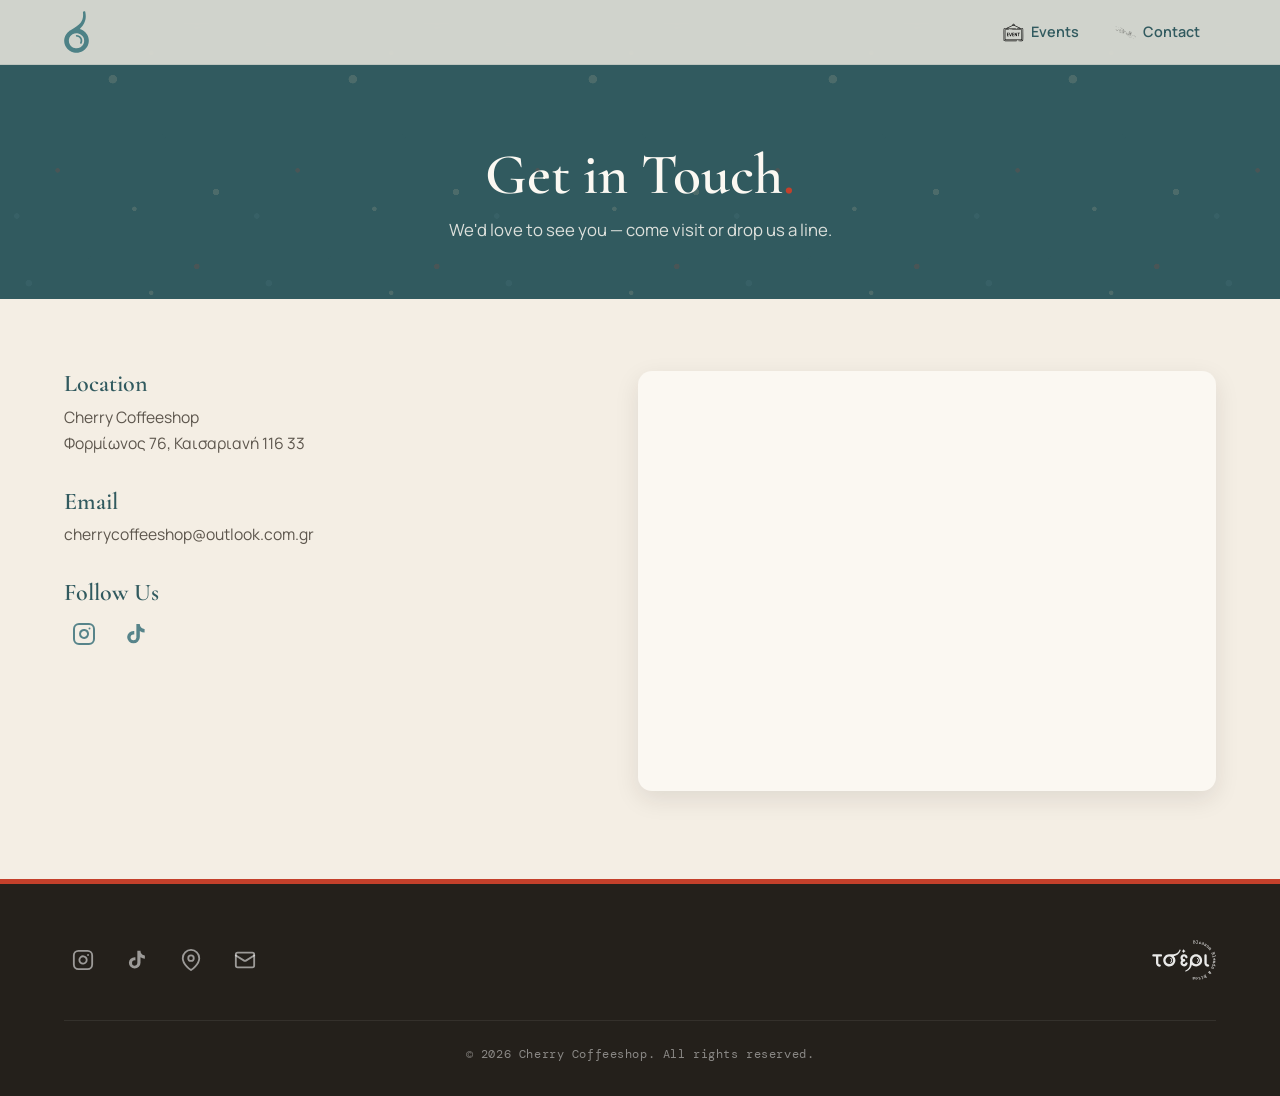
<file: contact.html>
<!DOCTYPE html>
<html lang="en">
<head>
  <meta charset="UTF-8" />
  <meta name="viewport" content="width=device-width, initial-scale=1.0" />
  <meta name="description" content="Find Cherry Coffeeshop — location, hours, and how to reach us." />
  <title>Contact — Cherry Coffeeshop</title>
  <link rel="preconnect" href="https://fonts.googleapis.com" />
  <link rel="preconnect" href="https://fonts.gstatic.com" crossorigin />
  <link href="https://fonts.googleapis.com/css2?family=Cormorant+Garamond:ital,wght@0,500;0,600;0,700;1,500;1,600&family=DM+Mono:wght@400;500&family=Manrope:wght@400;500;600;700&display=swap" rel="stylesheet" />
  <link rel="stylesheet" href="style.css" />
</head>
<body>

  <!-- ========== Navbar ========== -->
  <nav class="navbar" aria-label="Main navigation">
    <div class="container navbar__inner">
      <a href="index.html" class="navbar__logo" aria-label="Cherry — Home">
        <img src="assets/logo.svg" alt="Cherry logo" />
      </a>
      <div class="navbar__links">
        <a href="events.html" class="navbar__link" aria-label="Events">
          <img src="assets/events.svg" alt="" />
          <span>Events</span>
        </a>
        <a href="contact.html" class="navbar__link" aria-label="Contact">
          <img src="assets/contact.svg" alt="" />
          <span>Contact</span>
        </a>
      </div>
    </div>
  </nav>

  <!-- ========== Page Header ========== -->
  <header class="page-header">
    <div class="container">
      <h1 class="page-header__title">Get in Touch</h1>
      <p class="page-header__subtitle">We'd love to see you — come visit or drop us a line.</p>
    </div>
  </header>

  <!-- ========== Contact Content ========== -->
  <section class="contact-section">
    <div class="container">
      <div class="contact-grid">

        <!-- Left: Info -->
        <div class="contact-info">
          <div class="contact-info__block">
            <h3>Location</h3>
            <p>
              Cherry Coffeeshop<br />
              <a href="https://share.google/5jH4Om6R4dzNHi6pa" target="_blank" rel="noopener noreferrer">
                Φορμίωνος 76, Καισαριανή 116 33
              </a>
            </p>
          </div>

          <div class="contact-info__block">
            <h3>Email</h3>
            <p><a href="mailto:cherrycoffeeshop@outlook.com.gr">cherrycoffeeshop@outlook.com.gr</a></p>
          </div>

          <div class="contact-info__block">
            <h3>Follow Us</h3>
            <div class="social-links">
              <a href="https://www.instagram.com/cherry.coffeeshop/" target="_blank" rel="noopener noreferrer">
                <svg xmlns="http://www.w3.org/2000/svg" viewBox="0 0 24 24" fill="none" stroke="currentColor" stroke-width="2" stroke-linecap="round" stroke-linejoin="round"><rect x="2" y="2" width="20" height="20" rx="5" ry="5"/><path d="M16 11.37A4 4 0 1 1 12.63 8 4 4 0 0 1 16 11.37z"/><line x1="17.5" y1="6.5" x2="17.51" y2="6.5"/></svg>
              </a>
              <a href="https://www.tiktok.com/@cherrycoffeeshop4?_r=1&_t=ZN-940EKVRiwiM" target="_blank" rel="noopener noreferrer">
                <svg xmlns="http://www.w3.org/2000/svg" viewBox="0 0 24 24" fill="currentColor"><path d="M19.59 6.69a4.83 4.83 0 0 1-3.77-4.25V2h-3.45v13.67a2.89 2.89 0 0 1-2.88 2.5 2.89 2.89 0 0 1-2.89-2.89 2.89 2.89 0 0 1 2.89-2.89c.28 0 .54.04.79.1v-3.5a6.37 6.37 0 0 0-.79-.05A6.34 6.34 0 0 0 3.15 15a6.34 6.34 0 0 0 6.34 6.34 6.34 6.34 0 0 0 6.34-6.34V9.05a8.27 8.27 0 0 0 4.76 1.5V7.12a4.83 4.83 0 0 1-1-.43z"/></svg>
              </a>
            </div>
          </div>
        </div>

        <!-- Right: Map -->
        <div class="contact-map">
          <iframe src="https://www.google.com/maps/embed?pb=!1m18!1m12!1m3!1d6291.065970315591!2d23.754792057690768!3d37.96468918152199!2m3!1f0!2f0!3f0!3m2!1i1024!2i768!4f13.1!3m3!1m2!1s0x14a1bdbe3fd38503%3A0x2eb9cb47f8aa05cc!2sCherry%20Coffee%20Shop!5e0!3m2!1sel!2sgr!4v1771450524824!5m2!1sel!2sgr"
            loading="lazy"
            referrerpolicy="no-referrer-when-downgrade"
            title="Cherry Coffeeshop location">
          </iframe>
        </div>

      </div>
    </div>
  </section>

  <!-- ========== Footer ========== -->
  <footer class="footer">
    <div class="container">
      <div class="footer__inner">
        <div class="footer__social">
          <a href="https://www.instagram.com/cherry.coffeeshop/" target="_blank" rel="noopener noreferrer" aria-label="Instagram">
            <svg xmlns="http://www.w3.org/2000/svg" viewBox="0 0 24 24" fill="none" stroke="currentColor" stroke-width="2" stroke-linecap="round" stroke-linejoin="round"><rect x="2" y="2" width="20" height="20" rx="5" ry="5"/><path d="M16 11.37A4 4 0 1 1 12.63 8 4 4 0 0 1 16 11.37z"/><line x1="17.5" y1="6.5" x2="17.51" y2="6.5"/></svg>
          </a>
          <a href="https://www.tiktok.com/@cherrycoffeeshop4?_r=1&_t=ZN-940EKVRiwiM" target="_blank" rel="noopener noreferrer" aria-label="TikTok">
            <svg xmlns="http://www.w3.org/2000/svg" viewBox="0 0 24 24" fill="currentColor"><path d="M19.59 6.69a4.83 4.83 0 0 1-3.77-4.25V2h-3.45v13.67a2.89 2.89 0 0 1-2.88 2.5 2.89 2.89 0 0 1-2.89-2.89 2.89 2.89 0 0 1 2.89-2.89c.28 0 .54.04.79.1v-3.5a6.37 6.37 0 0 0-.79-.05A6.34 6.34 0 0 0 3.15 15a6.34 6.34 0 0 0 6.34 6.34 6.34 6.34 0 0 0 6.34-6.34V9.05a8.27 8.27 0 0 0 4.76 1.5V7.12a4.83 4.83 0 0 1-1-.43z"/></svg>
          </a>
          <a href="https://share.google/5jH4Om6R4dzNHi6pa" target="_blank" rel="noopener noreferrer" aria-label="Google Maps">
            <svg xmlns="http://www.w3.org/2000/svg" viewBox="0 0 24 24" fill="none" stroke="currentColor" stroke-width="2" stroke-linecap="round" stroke-linejoin="round"><path d="M21 10c0 7-9 13-9 13s-9-6-9-13a9 9 0 0 1 18 0z"/><circle cx="12" cy="10" r="3"/></svg>
          </a>
          <a href="mailto:cherrycoffeeshop@outlook.com.gr" aria-label="Email">
            <svg xmlns="http://www.w3.org/2000/svg" viewBox="0 0 24 24" fill="none" stroke="currentColor" stroke-width="2" stroke-linecap="round" stroke-linejoin="round"><rect x="2" y="4" width="20" height="16" rx="2"/><path d="m22 7-8.97 5.7a1.94 1.94 0 0 1-2.06 0L2 7"/></svg>
          </a>
        </div>
        <a href="index.html" class="footer__logo" aria-label="Cherry Coffeeshop">
          <img src="assets/Cherry_logo.svg" alt="Cherry logo" />
        </a>
      </div>
      <p class="footer__bottom">&copy; 2026 Cherry Coffeeshop. All rights reserved.</p>
    </div>
  </footer>

  <script src="main.js"></script>
</body>
</html>
</file>
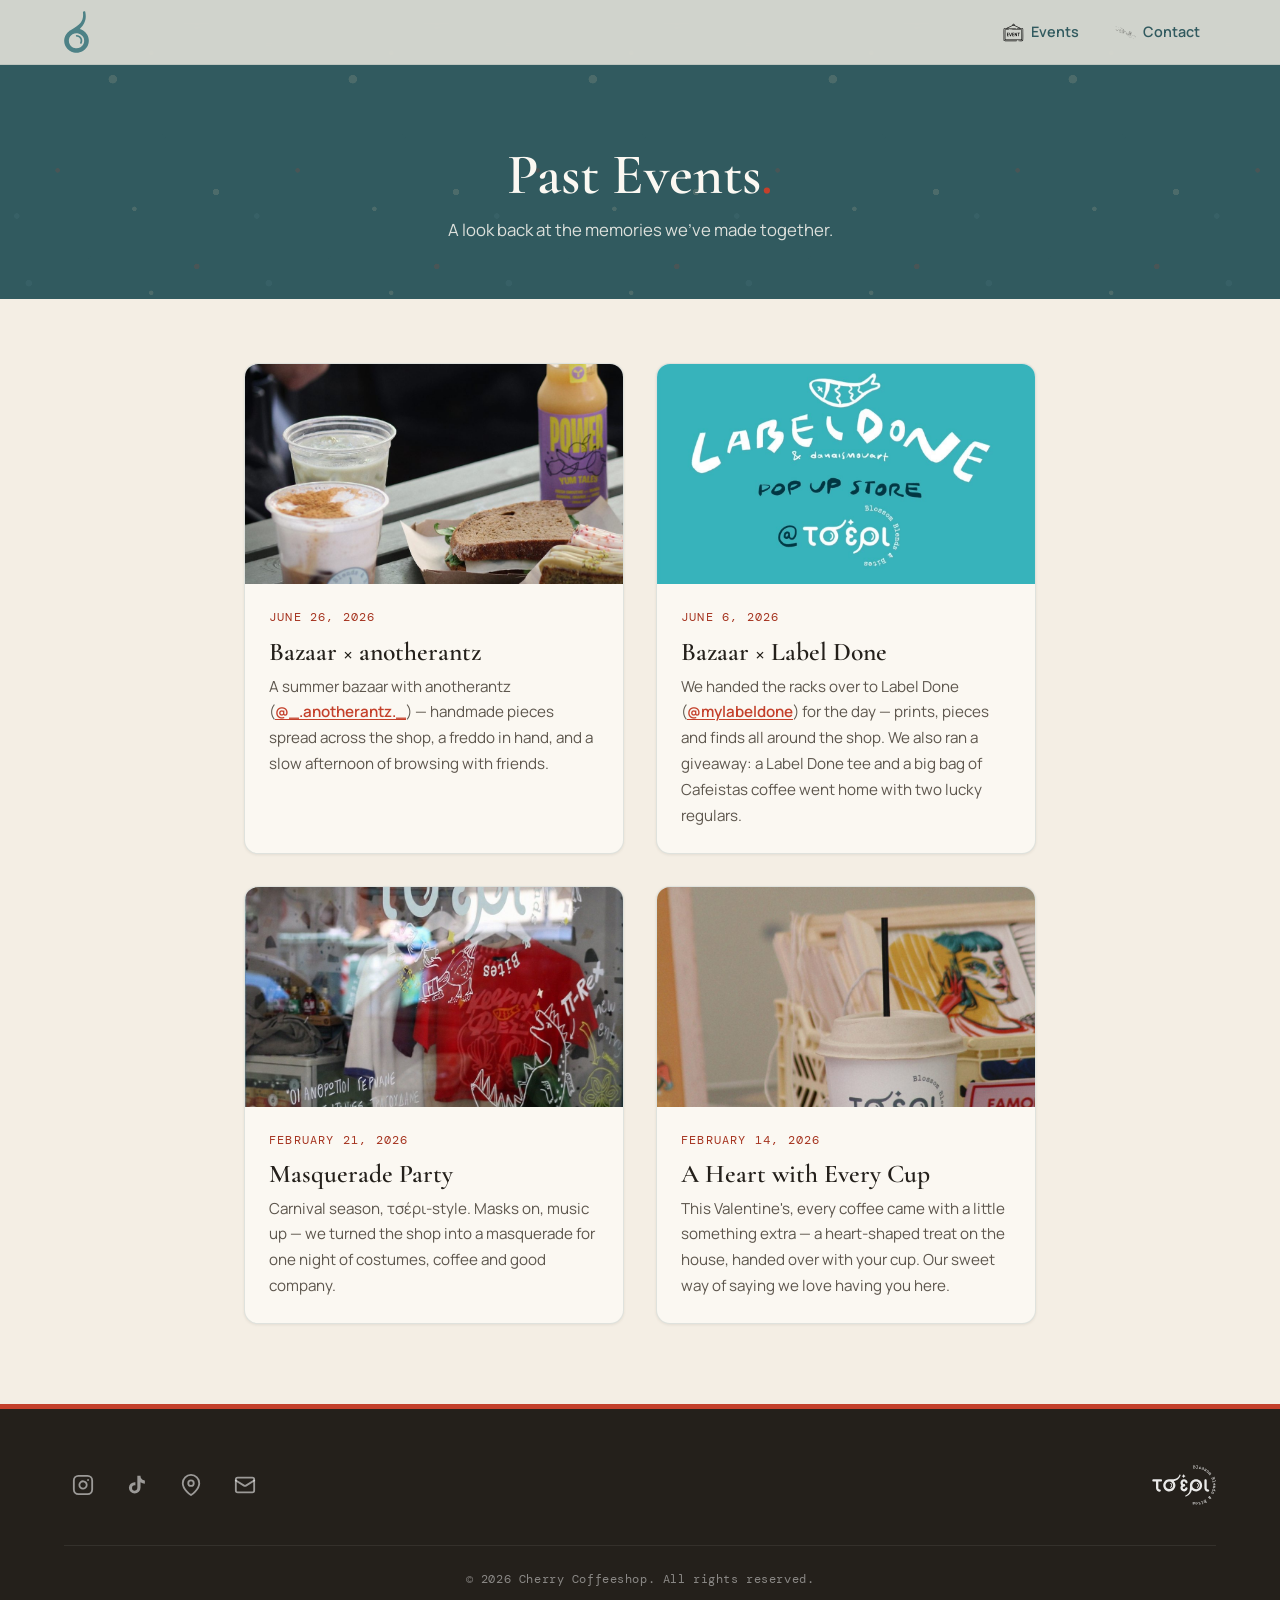
<file: events.html>
<!DOCTYPE html>
<html lang="en">
<head>
  <meta charset="UTF-8" />
  <meta name="viewport" content="width=device-width, initial-scale=1.0" />
  <meta name="description" content="Past events at Cherry Coffeeshop — a look back at our community gatherings." />
  <title>Past Events — Cherry Coffeeshop</title>
  <link rel="preconnect" href="https://fonts.googleapis.com" />
  <link rel="preconnect" href="https://fonts.gstatic.com" crossorigin />
  <link href="https://fonts.googleapis.com/css2?family=Cormorant+Garamond:ital,wght@0,500;0,600;0,700;1,500;1,600&family=DM+Mono:wght@400;500&family=Manrope:wght@400;500;600;700&display=swap" rel="stylesheet" />
  <link rel="stylesheet" href="style.css" />
</head>
<body>

  <!-- ========== Navbar ========== -->
  <nav class="navbar" aria-label="Main navigation">
    <div class="container navbar__inner">
      <a href="index.html" class="navbar__logo" aria-label="Cherry — Home">
        <img src="assets/logo.svg" alt="Cherry logo" />
      </a>
      <div class="navbar__links">
        <a href="events.html" class="navbar__link" aria-label="Events">
          <img src="assets/events.svg" alt="" />
          <span>Events</span>
        </a>
        <a href="contact.html" class="navbar__link" aria-label="Contact">
          <img src="assets/contact.svg" alt="" />
          <span>Contact</span>
        </a>
      </div>
    </div>
  </nav>

  <!-- ========== Page Header ========== -->
  <header class="page-header">
    <div class="container">
      <h1 class="page-header__title">Past Events</h1>
      <p class="page-header__subtitle">A look back at the memories we've made together.</p>
    </div>
  </header>

  <!-- ========== Archive Grid ========== -->
  <section class="archive-section">
    <div class="container">
      <div class="events-grid" id="archive-events-grid">
        <!-- Populated by main.js -->
      </div>
    </div>
  </section>

  <!-- ========== Footer ========== -->
  <footer class="footer">
    <div class="container">
      <div class="footer__inner">
        <div class="footer__social">
          <a href="https://www.instagram.com/cherry.coffeeshop/" target="_blank" rel="noopener noreferrer" aria-label="Instagram">
            <svg xmlns="http://www.w3.org/2000/svg" viewBox="0 0 24 24" fill="none" stroke="currentColor" stroke-width="2" stroke-linecap="round" stroke-linejoin="round"><rect x="2" y="2" width="20" height="20" rx="5" ry="5"/><path d="M16 11.37A4 4 0 1 1 12.63 8 4 4 0 0 1 16 11.37z"/><line x1="17.5" y1="6.5" x2="17.51" y2="6.5"/></svg>
          </a>
          <a href="https://www.tiktok.com/@cherrycoffeeshop4?_r=1&_t=ZN-940EKVRiwiM" target="_blank" rel="noopener noreferrer" aria-label="TikTok">
            <svg xmlns="http://www.w3.org/2000/svg" viewBox="0 0 24 24" fill="currentColor"><path d="M19.59 6.69a4.83 4.83 0 0 1-3.77-4.25V2h-3.45v13.67a2.89 2.89 0 0 1-2.88 2.5 2.89 2.89 0 0 1-2.89-2.89 2.89 2.89 0 0 1 2.89-2.89c.28 0 .54.04.79.1v-3.5a6.37 6.37 0 0 0-.79-.05A6.34 6.34 0 0 0 3.15 15a6.34 6.34 0 0 0 6.34 6.34 6.34 6.34 0 0 0 6.34-6.34V9.05a8.27 8.27 0 0 0 4.76 1.5V7.12a4.83 4.83 0 0 1-1-.43z"/></svg>
          </a>
          <a href="https://share.google/5jH4Om6R4dzNHi6pa" target="_blank" rel="noopener noreferrer" aria-label="Google Maps">
            <svg xmlns="http://www.w3.org/2000/svg" viewBox="0 0 24 24" fill="none" stroke="currentColor" stroke-width="2" stroke-linecap="round" stroke-linejoin="round"><path d="M21 10c0 7-9 13-9 13s-9-6-9-13a9 9 0 0 1 18 0z"/><circle cx="12" cy="10" r="3"/></svg>
          </a>
          <a href="mailto:cherrycoffeeshop@outlook.com.gr" aria-label="Email">
            <svg xmlns="http://www.w3.org/2000/svg" viewBox="0 0 24 24" fill="none" stroke="currentColor" stroke-width="2" stroke-linecap="round" stroke-linejoin="round"><rect x="2" y="4" width="20" height="16" rx="2"/><path d="m22 7-8.97 5.7a1.94 1.94 0 0 1-2.06 0L2 7"/></svg>
          </a>
        </div>
        <a href="index.html" class="footer__logo" aria-label="Cherry Coffeeshop">
          <img src="assets/Cherry_logo.svg" alt="Cherry logo" />
        </a>
      </div>
      <p class="footer__bottom">&copy; 2026 Cherry Coffeeshop. All rights reserved.</p>
    </div>
  </footer>

  <script src="main.js"></script>
</body>
</html>
</file>
<file: style.css>
/* ============================================
   Cherry Coffeeshop — τσέρι · Design System
   Kaisariani, Athens — specialty coffee & community
   ============================================ */

/* --- Design Tokens --- */
:root {
  /* Palette — pulled from the shop itself:
     teal from the window trim & fridge, cream from the walls & cups,
     cherry-red from the merch tees (and, well, the name). */
  --teal: #57848a;
  --teal-deep: #315a5f;
  --teal-ink: #24494d;
  --cream: #f4eee4;
  --cream-deep: #ece3d4;
  --paper: #fbf8f2;
  --ink: #24201b;
  --ink-soft: #5d564d;
  --cherry: #c4402b;
  --cherry-deep: #a5331f;
  --sand: #d8c6a8;
  --white: #ffffff;

  --font-display: "Cormorant Garamond", Georgia, "Times New Roman", serif;
  --font-body: "Manrope", "Segoe UI", "Helvetica Neue", Arial, sans-serif;
  --font-mono: "DM Mono", ui-monospace, "SFMono-Regular", Menlo, monospace;

  --shadow-sm: 0 1px 3px rgba(36, 32, 27, 0.08);
  --shadow-md: 0 8px 24px rgba(36, 32, 27, 0.1);
  --shadow-lg: 0 20px 50px rgba(36, 32, 27, 0.16);

  --radius-sm: 6px;
  --radius-md: 14px;
  --radius-lg: 24px;

  --transition: 0.3s ease;
  --max-width: 1240px;

  /* Terrazzo speckle — the signature texture, in the shop's colours */
  --terrazzo:
    radial-gradient(circle at 12% 18%, var(--teal) 0 3px, transparent 3.5px),
    radial-gradient(circle at 82% 11%, var(--cherry) 0 2.5px, transparent 3px),
    radial-gradient(circle at 47% 33%, var(--sand) 0 4px, transparent 4.5px),
    radial-gradient(circle at 68% 57%, var(--teal-deep) 0 2px, transparent 2.5px),
    radial-gradient(circle at 24% 71%, var(--cherry) 0 2px, transparent 2.5px),
    radial-gradient(circle at 90% 80%, var(--sand) 0 3px, transparent 3.5px),
    radial-gradient(circle at 7% 90%, var(--teal) 0 2.5px, transparent 3px),
    radial-gradient(circle at 56% 87%, var(--sand) 0 2px, transparent 2.5px),
    radial-gradient(circle at 37% 7%, var(--teal-deep) 0 1.5px, transparent 2px),
    radial-gradient(circle at 63% 22%, var(--sand) 0 2px, transparent 2.5px);
  --terrazzo-size: 240px 240px;
}

/* --- Reset & Base --- */
*,
*::before,
*::after {
  margin: 0;
  padding: 0;
  box-sizing: border-box;
}

html {
  scroll-behavior: smooth;
  font-size: 16px;
  -webkit-text-size-adjust: 100%;
}

body {
  font-family: var(--font-body);
  color: var(--ink);
  background-color: var(--cream);
  line-height: 1.65;
  -webkit-font-smoothing: antialiased;
  overflow-x: hidden;
}

img {
  max-width: 100%;
  height: auto;
  display: block;
}

a {
  text-decoration: none;
  color: inherit;
}

ul {
  list-style: none;
}

h1, h2, h3, h4 {
  font-family: var(--font-display);
  font-weight: 600;
  line-height: 1.08;
}

::selection {
  background: var(--cherry);
  color: var(--white);
}

/* --- Terrazzo utility (speckle behind content) --- */
.terrazzo {
  position: relative;
}
.terrazzo::before {
  content: "";
  position: absolute;
  inset: 0;
  background-image: var(--terrazzo);
  background-size: var(--terrazzo-size);
  opacity: 0.5;
  pointer-events: none;
  z-index: 0;
}

/* --- Utility --- */
.container {
  width: 90%;
  max-width: var(--max-width);
  margin: 0 auto;
}

.eyebrow {
  font-family: var(--font-body);
  font-size: 0.78rem;
  font-weight: 700;
  text-transform: uppercase;
  letter-spacing: 0.22em;
  color: var(--teal-deep);
  display: inline-flex;
  align-items: center;
  gap: 0.6em;
}
.eyebrow::before {
  content: "";
  width: 22px;
  height: 2px;
  background: var(--cherry);
  display: inline-block;
}

.section-head {
  max-width: 620px;
  margin: 0 auto 3rem;
  text-align: center;
}
.section-head .eyebrow {
  justify-content: center;
  margin-bottom: 1rem;
}

.section-title {
  font-size: clamp(2.1rem, 5vw, 3.2rem);
  color: var(--ink);
  letter-spacing: -0.01em;
}

.section-subtitle {
  color: var(--ink-soft);
  font-size: 1.05rem;
  margin-top: 0.75rem;
}

/* --- Buttons --- */
.btn {
  display: inline-flex;
  align-items: center;
  gap: 0.5em;
  padding: 0.9em 1.9em;
  font-family: var(--font-body);
  font-size: 0.95rem;
  font-weight: 600;
  letter-spacing: 0.01em;
  border-radius: 999px;
  cursor: pointer;
  transition: background var(--transition), color var(--transition),
    transform var(--transition), box-shadow var(--transition);
  border: 1.5px solid transparent;
  text-align: center;
}

.btn-primary {
  background-color: var(--teal-deep);
  color: var(--paper);
  border-color: var(--teal-deep);
}
.btn-primary:hover {
  background-color: var(--teal-ink);
  border-color: var(--teal-ink);
  transform: translateY(-2px);
  box-shadow: var(--shadow-md);
}

.btn-ghost {
  background-color: transparent;
  color: var(--ink);
  border-color: rgba(36, 32, 27, 0.25);
}
.btn-ghost:hover {
  border-color: var(--cherry);
  color: var(--cherry-deep);
  transform: translateY(-2px);
}

/* Kept for backward-compat (light buttons over dark art) */
.btn-outline {
  background-color: transparent;
  color: var(--white);
  border: 1.5px solid rgba(255, 255, 255, 0.7);
}
.btn-outline:hover {
  background-color: var(--white);
  color: var(--teal-deep);
}

.btn-center {
  display: flex;
  justify-content: center;
  margin-top: 3rem;
}

/* ============================================
   Navigation
   ============================================ */
.navbar {
  position: fixed;
  top: 0;
  left: 0;
  right: 0;
  z-index: 1000;
  background-color: rgba(244, 238, 228, 0.82);
  backdrop-filter: blur(14px);
  -webkit-backdrop-filter: blur(14px);
  border-bottom: 1px solid rgba(49, 90, 95, 0.12);
  transition: box-shadow var(--transition), background var(--transition);
}
.navbar.scrolled {
  box-shadow: var(--shadow-sm);
  background-color: rgba(244, 238, 228, 0.94);
}

.navbar__inner {
  display: flex;
  align-items: center;
  justify-content: space-between;
  padding: 0.7rem 0;
}

.navbar__logo img {
  height: 42px;
  width: auto;
}

.navbar__links {
  display: flex;
  align-items: center;
  gap: 0.25rem;
}

.navbar__link {
  position: relative;
  display: flex;
  align-items: center;
  gap: 0.45rem;
  padding: 0.5rem 1rem;
  border-radius: var(--radius-sm);
  font-size: 0.9rem;
  font-weight: 600;
  color: var(--teal-deep);
  transition: color var(--transition);
}
.navbar__link::after {
  content: "";
  position: absolute;
  left: 1rem;
  right: 1rem;
  bottom: 0.35rem;
  height: 2px;
  background: var(--cherry);
  transform: scaleX(0);
  transform-origin: left;
  transition: transform var(--transition);
}
.navbar__link:hover {
  color: var(--cherry-deep);
}
.navbar__link:hover::after {
  transform: scaleX(1);
}
.navbar__link img {
  height: 21px;
  width: 21px;
}

/* ============================================
   Hero — the bilingual wordmark, split with photo
   ============================================ */
.hero {
  position: relative;
  min-height: 100vh;
  min-height: 100svh;
  display: grid;
  grid-template-columns: 1.04fr 0.96fr;
  overflow: hidden;
  background: var(--cream);
}

/* Left: the wordmark on cream + terrazzo */
.hero__panel--text {
  position: relative;
  display: flex;
  align-items: center;
  padding: 7rem clamp(1.5rem, 5vw, 5rem) 4rem;
  background: var(--cream);
}
.hero__panel--text::before {
  content: "";
  position: absolute;
  inset: 0;
  background-image: var(--terrazzo);
  background-size: var(--terrazzo-size);
  opacity: 0.45;
  z-index: 0;
}
.hero__inner {
  position: relative;
  z-index: 1;
  max-width: 560px;
}

.hero__eyebrow {
  font-size: 0.8rem;
  font-weight: 700;
  text-transform: uppercase;
  letter-spacing: 0.24em;
  color: var(--teal-deep);
  margin-bottom: 1.6rem;
}

.hero__wordmark {
  line-height: 0.9;
  margin-bottom: 1.6rem;
}
.hero__cherry {
  display: block;
  font-family: var(--font-display);
  font-weight: 600;
  font-size: clamp(3.6rem, 9vw, 7rem);
  letter-spacing: -0.03em;
  color: var(--ink);
}
/* the cherry — a red full stop that dots the name */
.hero__cherry::after {
  content: ".";
  color: var(--cherry);
}
.hero__tseri {
  display: inline-block;
  font-family: var(--font-display);
  font-style: italic;
  font-weight: 500;
  font-size: clamp(1.8rem, 4vw, 3rem);
  color: var(--teal-deep);
  margin-top: 0.35rem;
  padding-bottom: 0.15em;
  background-image: linear-gradient(var(--cherry), var(--cherry));
  background-size: 100% 3px;
  background-position: 0 100%;
  background-repeat: no-repeat;
}

.hero__subtitle {
  font-size: clamp(1.05rem, 1.6vw, 1.25rem);
  color: var(--ink-soft);
  max-width: 30ch;
  margin-bottom: 2.4rem;
}

.hero__actions {
  display: flex;
  flex-wrap: wrap;
  gap: 0.9rem;
}

/* Right: full-bleed portrait photos, gently cross-fading */
.hero__panel--photo {
  position: relative;
  overflow: hidden;
  background: var(--teal-deep);
  border-left: 5px solid var(--cherry);
}
.hero__slides {
  position: absolute;
  inset: 0;
}
.hero__slides img {
  position: absolute;
  inset: 0;
  width: 100%;
  height: 100%;
  object-fit: cover;
  object-position: center;
  opacity: 0;
  animation: heroFade 21s infinite;
}
.hero__slides img:nth-child(1) { animation-delay: 0s; }
.hero__slides img:nth-child(2) { animation-delay: 7s; }
.hero__slides img:nth-child(3) { animation-delay: 14s; }

@keyframes heroFade {
  0%   { opacity: 0; transform: scale(1.06); }
  4%   { opacity: 1; }
  29%  { opacity: 1; }
  35%  { opacity: 0; transform: scale(1); }
  100% { opacity: 0; }
}

/* soft vignette so the chip stays legible */
.hero__panel--photo::after {
  content: "";
  position: absolute;
  inset: 0;
  background: linear-gradient(
    180deg,
    rgba(36, 32, 27, 0.05) 0%,
    transparent 30%,
    rgba(36, 32, 27, 0.28) 100%
  );
  pointer-events: none;
}

/* the little cup label, echoing the τσέρι print on the cups */
.hero__chip {
  position: absolute;
  left: 1.5rem;
  bottom: 1.5rem;
  z-index: 2;
  font-family: var(--font-display);
  font-style: italic;
  font-size: 1.4rem;
  color: var(--ink);
  background: var(--paper);
  padding: 0.15em 0.9em;
  border-radius: 999px;
  box-shadow: var(--shadow-sm);
}

.hero__scroll {
  position: absolute;
  left: 1.6rem;
  bottom: 1.6rem;
  z-index: 3;
  width: 44px;
  height: 44px;
  display: grid;
  place-items: center;
  border-radius: 50%;
  background: var(--paper);
  color: var(--teal-deep);
  font-size: 1.2rem;
  box-shadow: var(--shadow-md);
  animation: bob 2.4s ease-in-out infinite;
}
@keyframes bob {
  0%, 100% { transform: translateY(0); }
  50% { transform: translateY(6px); }
}

/* ============================================
   Menu ticker — the wall letter-board, in motion
   ============================================ */
.ticker {
  background: var(--teal-deep);
  color: var(--cream);
  overflow: hidden;
  border-top: 1px solid rgba(255, 255, 255, 0.12);
  border-bottom: 1px solid rgba(255, 255, 255, 0.12);
}
.ticker__track {
  display: inline-flex;
  align-items: center;
  white-space: nowrap;
  padding: 0.85rem 0;
  animation: ticker 42s linear infinite;
  will-change: transform;
}
.ticker__track span {
  font-family: var(--font-mono);
  font-size: 0.9rem;
  letter-spacing: 0.14em;
  text-transform: uppercase;
  padding: 0 1.4rem;
  display: inline-flex;
  align-items: center;
  gap: 1.4rem;
}
.ticker__track span::after {
  content: "";
  width: 6px;
  height: 6px;
  border-radius: 50%;
  background: var(--cherry);
  display: inline-block;
}
@keyframes ticker {
  from { transform: translateX(0); }
  to { transform: translateX(-50%); }
}

/* ============================================
   Upcoming Events
   ============================================ */
.events-section {
  padding: 6rem 0;
  scroll-margin-top: 90px;
}

.events-grid {
  display: grid;
  grid-template-columns: repeat(auto-fit, minmax(300px, 380px));
  justify-content: center;
  gap: 2rem;
}

.event-card {
  position: relative;
  background: var(--paper);
  border: 1px solid rgba(49, 90, 95, 0.14);
  border-radius: var(--radius-md);
  overflow: hidden;
  box-shadow: var(--shadow-sm);
  transition: transform var(--transition), box-shadow var(--transition);
}

/* Recurring "what's on now" tag, pinned over the image */
.event-card__badge {
  position: absolute;
  top: 0.9rem;
  left: 0.9rem;
  z-index: 2;
  font-family: var(--font-mono);
  font-size: 0.68rem;
  font-weight: 500;
  letter-spacing: 0.12em;
  text-transform: uppercase;
  color: var(--paper);
  background: var(--cherry);
  padding: 0.3rem 0.6rem;
  border-radius: 999px;
  box-shadow: var(--shadow-sm);
}
.event-card:hover {
  transform: translateY(-5px);
  box-shadow: var(--shadow-lg);
}

.event-card__image {
  width: 100%;
  height: 220px;
  object-fit: cover;
  background-color: var(--teal);
}

/* Poster events (e.g. a promo flyer) show the full square artwork, uncropped */
.event-card__image--poster,
.event-card__image-placeholder--poster {
  height: auto;
  aspect-ratio: 1 / 1;
}

.event-card__image-placeholder {
  width: 100%;
  height: 220px;
  background: linear-gradient(135deg, var(--teal-deep), var(--teal));
  display: flex;
  align-items: center;
  justify-content: center;
  text-align: center;
  padding: 1rem;
  color: var(--paper);
  font-family: var(--font-display);
  font-size: 1.4rem;
}

.event-card__body {
  padding: 1.5rem;
}

.event-card__date {
  font-family: var(--font-mono);
  font-size: 0.75rem;
  color: var(--cherry-deep);
  text-transform: uppercase;
  letter-spacing: 0.1em;
  margin-bottom: 0.6rem;
}

.event-card__title {
  font-size: 1.6rem;
  font-weight: 600;
  margin-bottom: 0.5rem;
  color: var(--ink);
}

.event-card__desc {
  font-size: 0.95rem;
  color: var(--ink-soft);
  line-height: 1.7;
}

.event-card__desc a {
  color: var(--cherry);
  font-weight: 600;
  text-decoration: underline;
  text-underline-offset: 2px;
  text-decoration-thickness: 1px;
  transition: color 0.2s ease;
}

.event-card__desc a:hover {
  color: var(--cherry-deep);
}

/* ============================================
   Gallery — "Our Space" editorial mosaic
   ============================================ */
.gallery-section {
  padding: 6rem 0;
  background-color: var(--cream-deep);
  scroll-margin-top: 90px;
}

.gallery-grid {
  display: grid;
  grid-template-columns: repeat(4, 1fr);
  grid-auto-rows: 210px;
  gap: 14px;
}

.gallery-grid__item {
  position: relative;
  overflow: hidden;
  border-radius: var(--radius-sm);
  background: var(--teal-deep);
}
/* A deliberate, flush composition: two large frames anchor four portraits */
.gallery-grid__item:nth-child(1) { grid-column: 1 / 3; grid-row: 1 / 3; }
.gallery-grid__item:nth-child(2) { grid-column: 3 / 4; grid-row: 1 / 3; }
.gallery-grid__item:nth-child(3) { grid-column: 4 / 5; grid-row: 1 / 3; }
.gallery-grid__item:nth-child(4) { grid-column: 1 / 3; grid-row: 3 / 5; }
.gallery-grid__item:nth-child(5) { grid-column: 3 / 4; grid-row: 3 / 5; }
.gallery-grid__item:nth-child(6) { grid-column: 4 / 5; grid-row: 3 / 5; }

.gallery-grid__item img {
  width: 100%;
  height: 100%;
  object-fit: cover;
  cursor: pointer;
  transition: transform 0.6s ease;
}
.gallery-grid__item:hover img {
  transform: scale(1.05);
}

.gallery-grid__item figcaption {
  position: absolute;
  left: 0;
  right: 0;
  bottom: 0;
  padding: 1.6rem 1rem 0.9rem;
  font-family: var(--font-mono);
  font-size: 0.72rem;
  letter-spacing: 0.06em;
  color: var(--white);
  background: linear-gradient(transparent, rgba(20, 20, 20, 0.72));
  opacity: 0;
  transform: translateY(8px);
  transition: opacity var(--transition), transform var(--transition);
  pointer-events: none;
}
.gallery-grid__item:hover figcaption,
.gallery-grid__item:focus-within figcaption {
  opacity: 1;
  transform: translateY(0);
}

/* ============================================
   Lightbox / Gallery Viewer
   ============================================ */
.lightbox {
  position: fixed;
  inset: 0;
  z-index: 2000;
  display: flex;
  align-items: center;
  justify-content: center;
  padding: 2rem;
  background-color: rgba(20, 18, 16, 0.94);
  opacity: 0;
  visibility: hidden;
  transition: opacity var(--transition), visibility var(--transition);
}
.lightbox.is-open {
  opacity: 1;
  visibility: visible;
}

.lightbox__stage {
  display: flex;
  flex-direction: column;
  align-items: center;
  gap: 0.75rem;
}

.lightbox__img {
  max-width: 90vw;
  max-height: 80vh;
  width: auto;
  height: auto;
  border-radius: var(--radius-sm);
  box-shadow: var(--shadow-lg);
  animation: lightbox-zoom 0.3s ease;
}
@keyframes lightbox-zoom {
  from { transform: scale(0.96); opacity: 0.5; }
  to { transform: scale(1); opacity: 1; }
}

.lightbox__caption {
  color: rgba(255, 255, 255, 0.85);
  font-family: var(--font-mono);
  font-size: 0.85rem;
  letter-spacing: 0.04em;
  text-align: center;
}

.lightbox__close,
.lightbox__nav {
  position: absolute;
  display: flex;
  align-items: center;
  justify-content: center;
  border: none;
  border-radius: 50%;
  color: var(--white);
  background: rgba(255, 255, 255, 0.12);
  cursor: pointer;
  line-height: 1;
  transition: background var(--transition);
  -webkit-tap-highlight-color: transparent;
}
.lightbox__close:hover,
.lightbox__nav:hover {
  background: var(--cherry);
}

.lightbox__close {
  top: 1rem;
  right: 1rem;
  width: 44px;
  height: 44px;
  font-size: 1.75rem;
}

.lightbox__nav {
  top: 50%;
  transform: translateY(-50%);
  width: 52px;
  height: 52px;
  font-size: 1.4rem;
}
.lightbox__nav--prev { left: 1rem; }
.lightbox__nav--next { right: 1rem; }

.lightbox__counter {
  position: absolute;
  bottom: 1.25rem;
  left: 50%;
  transform: translateX(-50%);
  color: rgba(255, 255, 255, 0.8);
  font-family: var(--font-mono);
  font-size: 0.85rem;
  letter-spacing: 0.05em;
}

/* ============================================
   Page header (Events / Contact)
   ============================================ */
.page-header {
  position: relative;
  padding: 9rem 0 3.5rem;
  text-align: center;
  background: var(--teal-deep);
  color: var(--paper);
  overflow: hidden;
}
.page-header::before {
  content: "";
  position: absolute;
  inset: 0;
  background-image: var(--terrazzo);
  background-size: var(--terrazzo-size);
  opacity: 0.16;
}
.page-header .container {
  position: relative;
  z-index: 1;
}
.page-header__title {
  font-size: clamp(2.4rem, 5vw, 3.6rem);
}
.page-header__title::after {
  content: ".";
  color: var(--cherry);
}
.page-header__subtitle {
  font-size: 1.05rem;
  opacity: 0.85;
  margin-top: 0.6rem;
  font-weight: 400;
}

.archive-section {
  padding: 4rem 0 5rem;
}

/* ============================================
   Contact
   ============================================ */
.contact-section {
  padding: 4.5rem 0 5.5rem;
}

.contact-grid {
  display: grid;
  grid-template-columns: 1fr 1.1fr;
  gap: 3rem;
  align-items: start;
}

.contact-info {
  display: flex;
  flex-direction: column;
  gap: 2rem;
}

.contact-info__block h3 {
  font-size: 1.5rem;
  color: var(--teal-deep);
  margin-bottom: 0.4rem;
}

.contact-info__block p,
.contact-info__block a {
  color: var(--ink-soft);
  font-size: 0.98rem;
  line-height: 1.7;
}

.contact-info__block a {
  display: inline-flex;
  align-items: center;
  gap: 0.35rem;
  transition: color var(--transition);
}
.contact-info__block a:hover {
  color: var(--cherry-deep);
}

.social-links {
  display: flex;
  gap: 0.75rem;
  margin-top: 0.5rem;
}
.social-links a {
  display: inline-flex;
  align-items: center;
  justify-content: center;
  padding: 0.5rem;
  border-radius: var(--radius-sm);
  color: var(--teal);
  transition: color var(--transition), transform var(--transition);
}
.social-links a svg {
  width: 24px;
  height: 24px;
  flex-shrink: 0;
}
.social-links a:hover {
  color: var(--cherry);
  transform: translateY(-2px);
}

.contact-map {
  border-radius: var(--radius-md);
  overflow: hidden;
  box-shadow: var(--shadow-md);
  background: var(--paper);
  min-height: 350px;
  display: flex;
  align-items: center;
  justify-content: center;
}
.contact-map iframe {
  width: 100%;
  height: 420px;
  border: none;
}

/* ============================================
   Footer
   ============================================ */
.footer {
  background-color: var(--ink);
  color: rgba(255, 255, 255, 0.78);
  padding: 3.5rem 0 2rem;
  border-top: 5px solid var(--cherry);
}

.footer__inner {
  display: flex;
  align-items: center;
  justify-content: space-between;
  flex-wrap: wrap;
  gap: 1.5rem;
}

.footer__social {
  display: flex;
  align-items: center;
  gap: 1rem;
}
.footer__social a {
  display: flex;
  align-items: center;
  justify-content: center;
  color: rgba(255, 255, 255, 0.55);
  padding: 0.5rem;
  border-radius: var(--radius-sm);
  transition: color var(--transition), transform var(--transition);
}
.footer__social a:hover {
  color: var(--white);
  transform: translateY(-3px);
}
.footer__social a svg {
  width: 22px;
  height: 22px;
  flex-shrink: 0;
}

.footer__logo img {
  height: 40px;
  width: auto;
  opacity: 0.9;
  filter: brightness(0) invert(1);
}

.footer__bottom {
  text-align: center;
  margin-top: 2.5rem;
  padding-top: 1.5rem;
  border-top: 1px solid rgba(255, 255, 255, 0.12);
  font-family: var(--font-mono);
  font-size: 0.72rem;
  letter-spacing: 0.05em;
  opacity: 0.6;
}

/* ============================================
   Loading / states
   ============================================ */
.loading {
  text-align: center;
  padding: 3rem;
  color: var(--ink-soft);
  font-size: 0.95rem;
}
.loading::after {
  content: "";
  display: block;
  width: 32px;
  height: 32px;
  margin: 1rem auto 0;
  border: 3px solid var(--teal);
  border-top-color: transparent;
  border-radius: 50%;
  animation: spin 0.8s linear infinite;
}
@keyframes spin {
  to { transform: rotate(360deg); }
}

.error-message {
  text-align: center;
  padding: 2rem;
  color: var(--cherry-deep);
  font-size: 0.95rem;
}

.events-empty {
  grid-column: 1 / -1;
  text-align: center;
  padding: 3rem 1rem;
  color: var(--ink-soft);
  font-family: var(--font-display);
  font-size: 1.5rem;
  font-style: italic;
}

/* ============================================
   Responsive
   ============================================ */
@media (max-width: 900px) {
  /* Hero stacks: photo band on top, wordmark below */
  .hero {
    grid-template-columns: 1fr;
    min-height: auto;
  }
  .hero__panel--photo {
    order: -1;
    min-height: 42vh;
    border-left: none;
    border-bottom: 5px solid var(--cherry);
  }
  .hero__panel--text {
    padding: 3rem clamp(1.5rem, 6vw, 4rem) 3.5rem;
  }
  .hero__scroll { display: none; }

  /* Below the wide breakpoint, flow the gallery as masonry columns */
  .gallery-grid {
    display: block;
    columns: 3;
    column-gap: 14px;
  }
  .gallery-grid__item {
    break-inside: avoid;
    margin-bottom: 14px;
  }
  .gallery-grid__item img { height: auto; }

  .contact-grid {
    grid-template-columns: 1fr;
  }
  .contact-map { min-height: 300px; }
  .contact-map iframe { height: 320px; }
}

@media (max-width: 600px) {
  .navbar__link span { display: none; }
  .navbar__link { padding: 0.5rem 0.7rem; }
  .navbar__link::after { display: none; }

  .hero__panel--photo { min-height: 38vh; }
  .hero__chip { font-size: 1.2rem; }

  .events-grid { grid-template-columns: 1fr; }

  .gallery-grid {
    columns: 2;
    column-gap: 10px;
  }
  .gallery-grid__item { margin-bottom: 10px; }
  /* let captions show on touch */
  .gallery-grid__item figcaption { opacity: 1; transform: none; }

  .lightbox { padding: 0.5rem; }
  .lightbox__nav { width: 40px; height: 40px; font-size: 1.2rem; }
  .lightbox__nav--prev { left: 0.5rem; }
  .lightbox__nav--next { right: 0.5rem; }
  .lightbox__close { top: 0.5rem; right: 0.5rem; }

  .footer__inner { flex-direction: column; text-align: center; }
  .footer__social { justify-content: center; }
}

/* --- Motion preferences --- */
@media (prefers-reduced-motion: reduce) {
  html { scroll-behavior: auto; }
  .hero__slides img {
    animation: none;
    opacity: 0;
    transform: none;
  }
  .hero__slides img:first-child { opacity: 1; }
  .ticker__track { animation: none; }
  .hero__scroll { animation: none; }
  *, *::before, *::after {
    animation-duration: 0.001ms !important;
    animation-iteration-count: 1 !important;
    transition-duration: 0.001ms !important;
  }
}
</file>
